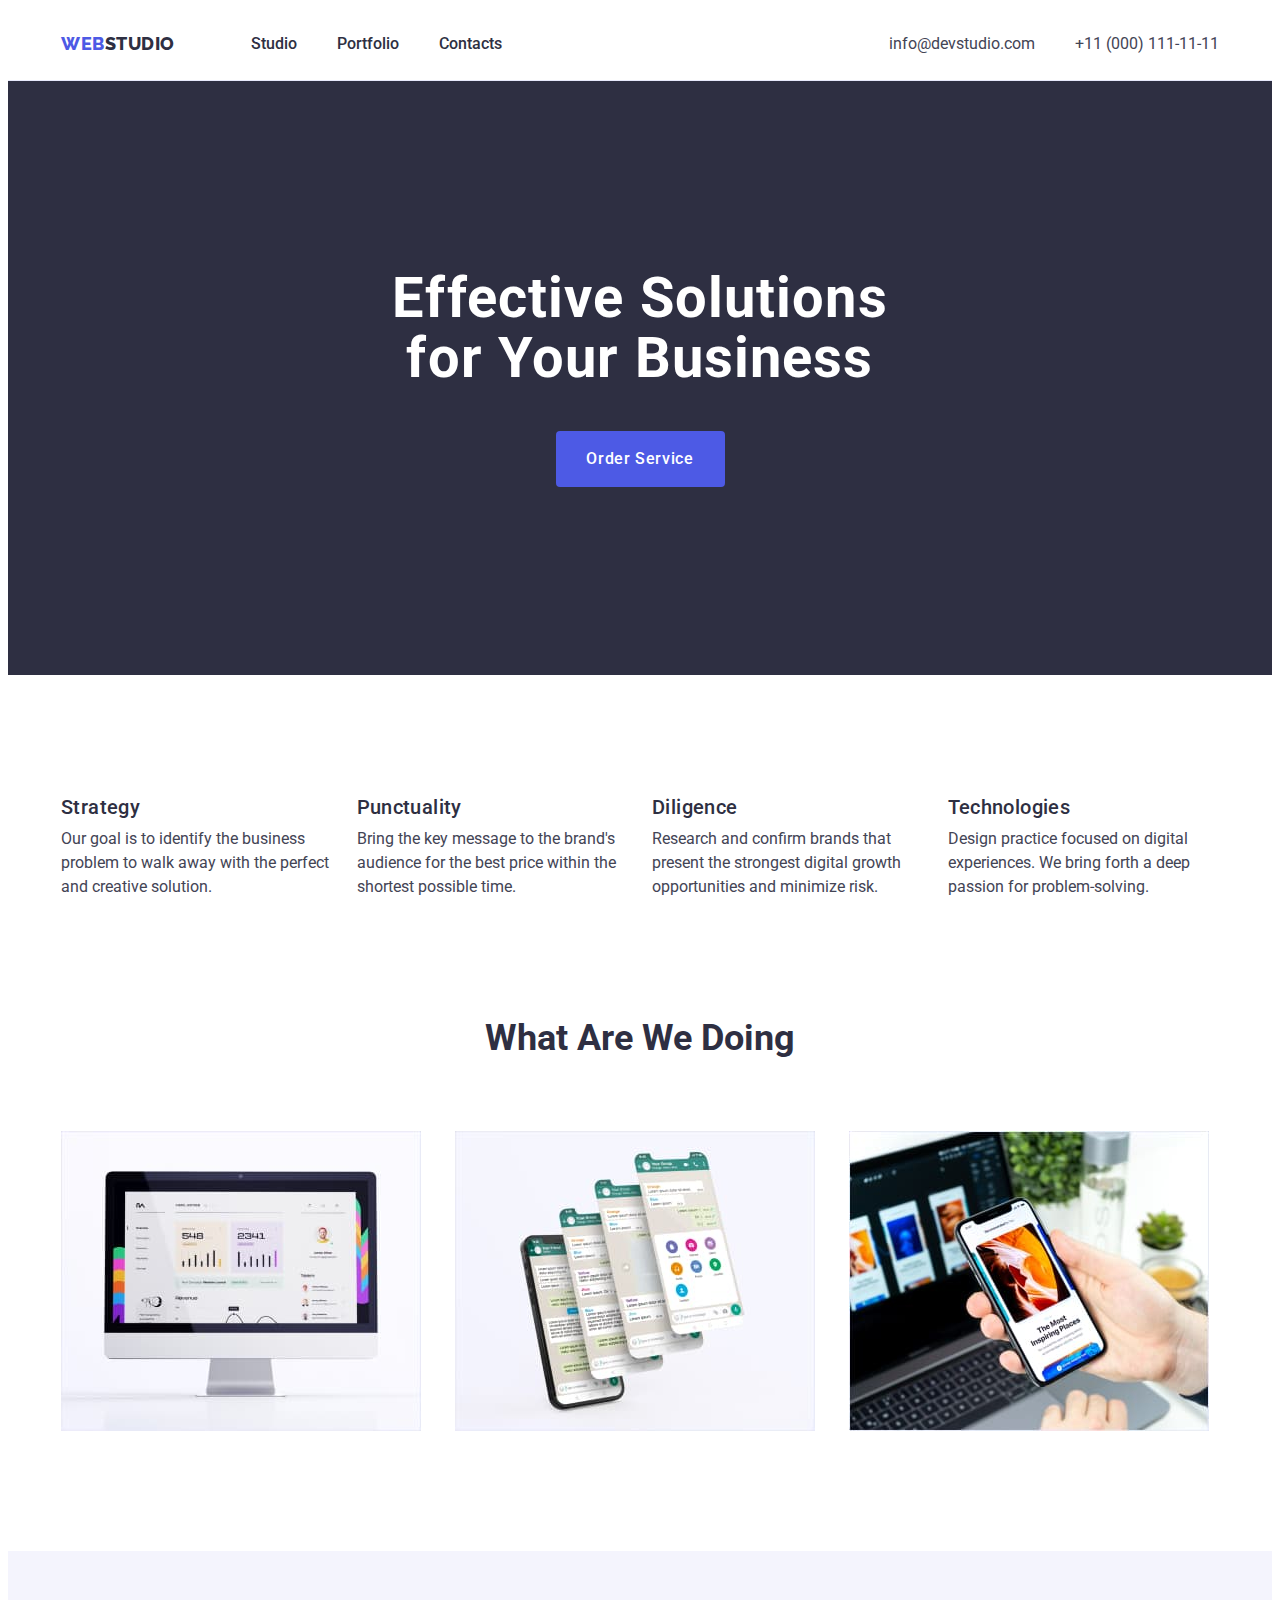
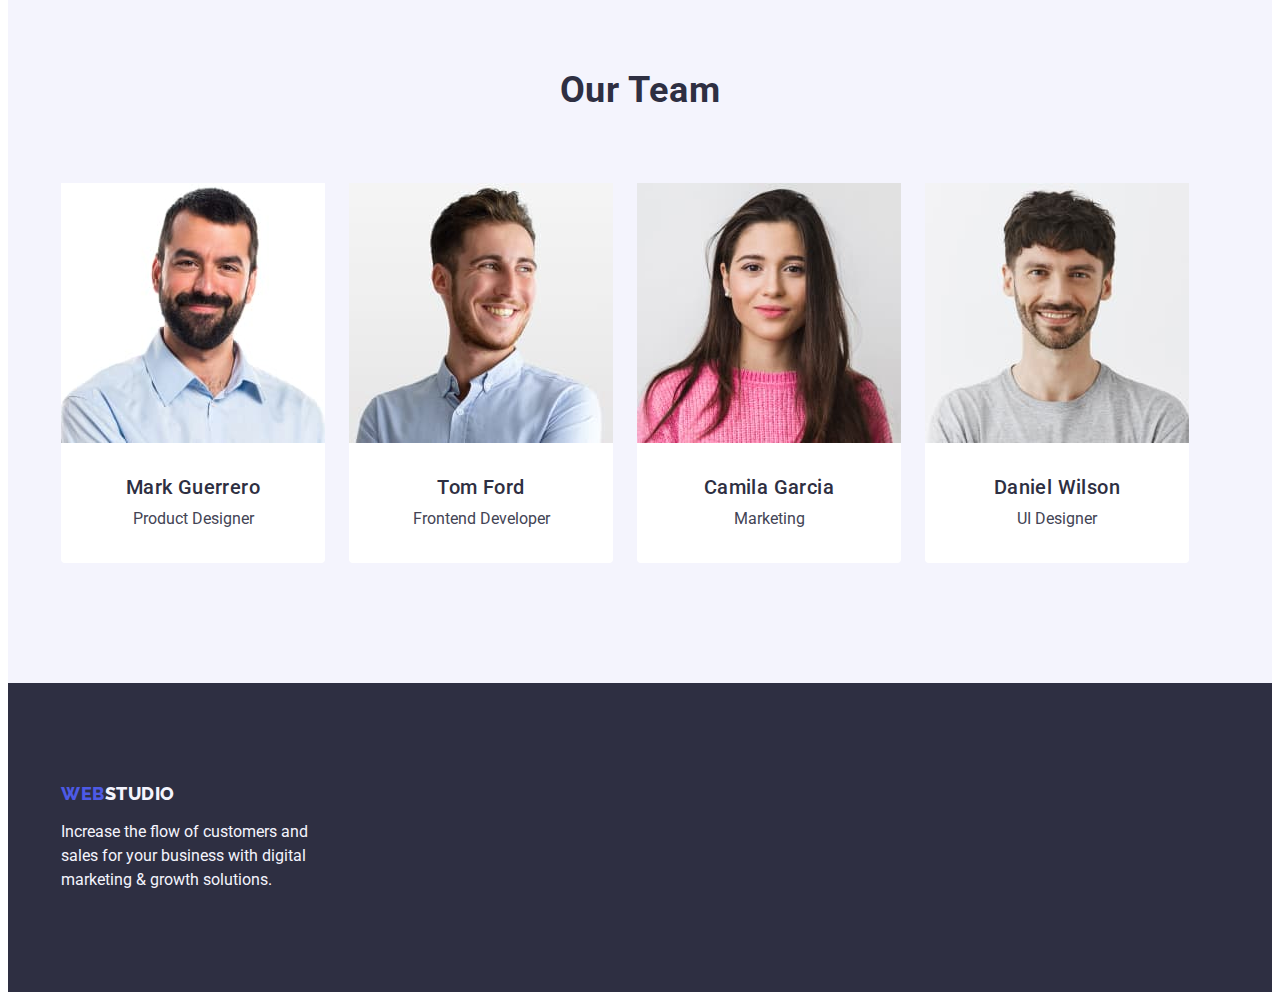
<file: index.html>
<!DOCTYPE html>
<html lang="en">
  <head>
    <meta charset="UTF-8" />
    <meta http-equiv="X-UA-Compatible" content="IE=edge" />
    <meta name="viewport" content="width=device-width, initial-scale=1.0" />
    <link rel="preconnect" href="https://fonts.googleapis.com" />
    <link rel="preconnect" href="https://fonts.gstatic.com" crossorigin />
    <link
      href="https://fonts.googleapis.com/css2?family=Raleway:wght@800&family=Roboto:wght@400;500;700;900&display=swap"
      rel="stylesheet"
    />
    <title>WebStudio</title>
    <link
      rel="stylesheet"
      href="https://cdnjs.cloudflare.com/ajax/libs/modern-normalize/2.0.0/modern-normalize.min.css"
      integrity="sha512-4xo8blKMVCiXpTaLzQSLSw3KFOVPWhm/TRtuPVc4WG6kUgjH6J03IBuG7JZPkcWMxJ5huwaBpOpnwYElP/m6wg=="
      crossorigin="anonymous"
      referrerpolicy="no-referrer"
    />
    <link rel="stylesheet" href="./css/styles.css" />
  </head>
  <body>
    <!-- HEADER -->
    <header class="header">
      <div class="container header-container">
        <nav class="header-navigation">
          <a class="header-logo link" href="./index.html"
            >Web<span class="header-logo-design">Studio</span></a
          >
          <ul class="header-list list">
            <li class="header-menu-item">
              <a class="header-menu-link link" href="./index.html">Studio</a>
            </li>
            <li class="header-menu-item">
              <a class="header-menu-link link" href="./portfolio.html"
                >Portfolio</a
              >
            </li>
            <li class="header-menu-item">
              <a class="header-menu-link link" href="">Contacts </a>
            </li>
          </ul>
        </nav>
        <!-- CONTACTS -->
        <address class="address">
          <ul class="header-contacts-list list">
            <li class="contacts-item">
              <a class="contacts-link link" href="mailto:info@devstudio.com"
                >info@devstudio.com</a
              >
            </li>
            <li class="contacts-item">
              <a class="contacts-link link" href="tel:+110001111111"
                >+11 (000) 111-11-11</a
              >
            </li>
          </ul>
        </address>
      </div>
    </header>
    <!-- MAIN -->
    <main class="main">
      <!-- Section 1 -->
      <section class="hero">
        <div class="container">
          <h1 class="hero-title">Effective Solutions for Your Business</h1>
          <button class="hero-btn" type="button">Order Service</button>
        </div>
      </section>
      <!-- Section 2 -->
      <section class="benefits">
        <div class="container">
          <h2 class="visually-hidden">Benefits</h2>
          <ul class="benefits-list list">
            <li class="benefits-item">
              <h3 class="benefits-title">Strategy</h3>
              <p class="benefits-text">
                Our goal is to identify the business problem to walk away with
                the perfect and creative solution.
              </p>
            </li>
            <li class="benefits-item">
              <h3 class="benefits-title">Punctuality</h3>
              <p class="benefits-text">
                Bring the key message to the brand's audience for the best price
                within the shortest possible time.
              </p>
            </li>
            <li class="benefits-item">
              <h3 class="benefits-title">Diligence</h3>
              <p class="benefits-text">
                Research and confirm brands that present the strongest digital
                growth opportunities and minimize risk.
              </p>
            </li>
            <li class="benefits-item">
              <h3 class="benefits-title">Technologies</h3>
              <p class="benefits-text">
                Design practice focused on digital experiences. We bring forth a
                deep passion for problem-solving.
              </p>
            </li>
          </ul>
        </div>
      </section>
      <!-- Section 3 -->
      <section class="examples">
        <div class="container">
          <h2 class="examples-title">What are we doing</h2>

          <ul class="examples-list list">
            <li class="examples-item">
              <img
                src="./images/computer.jpg"
                alt="the computer"
                width="360"
                height="300"
              />
            </li>
            <li class="examples-item">
              <img
                src="./images/screen.jpg"
                alt="the list of screens"
                width="360"
                height="300"
              />
            </li>
            <li class="examples-item">
              <img
                src="./images/mobile.jpg"
                alt="the mobile phone"
                width="360"
                height="300"
              />
            </li>
          </ul>
        </div>
      </section>
      <!-- Section 4 -->
      <section class="team">
        <div class="container">
          <h2 class="team-title">Our Team</h2>
          <ul class="team-list list">
            <li class="team-item">
              <img
                src="./images/man1.jpg"
                alt="the black bearded man"
                width="264"
                height="260"
              />
              <div class="item-description">
                <h3 class="team-list-title">Mark Guerrero</h3>
                <p class="team-list-text">Product Designer</p>
              </div>
            </li>
            <li class="team-item">
              <img
                src="./images/man2.jpg"
                alt="the man looking aside"
                width="264"
                height="260"
              />
              <div class="item-description">
                <h3 class="team-list-title">Tom Ford</h3>
                <p class="team-list-text">Frontend Developer</p>
              </div>
            </li>
            <li class="team-item">
              <img
                src="./images/woman.jpg"
                alt="the woman wearing pink sweater"
                width="264"
                height="260"
              />
              <div class="item-description">
                <h3 class="team-list-title">Camila Garcia</h3>
                <p class="team-list-text">Marketing</p>
              </div>
            </li>
            <li class="team-item">
              <img
                src="./images/man3.jpg"
                alt="the man wearing grey t-shirt"
                width="264"
                height="260"
              />
              <div class="item-description">
                <h3 class="team-list-title">Daniel Wilson</h3>
                <p class="team-list-text">UI Designer</p>
              </div>
            </li>
          </ul>
        </div>
      </section>
    </main>
    <!-- FOOTER -->
    <footer class="footer">
      <div class="container">
        <a class="footer-logo link" href="./index.html"
          >Web<span class="footer-logo-design">Studio</span></a
        >
        <p class="footer-text">
          Increase the flow of customers and sales for your business with
          digital marketing & growth solutions.
        </p>
      </div>
    </footer>
  </body>
</html>
</file>
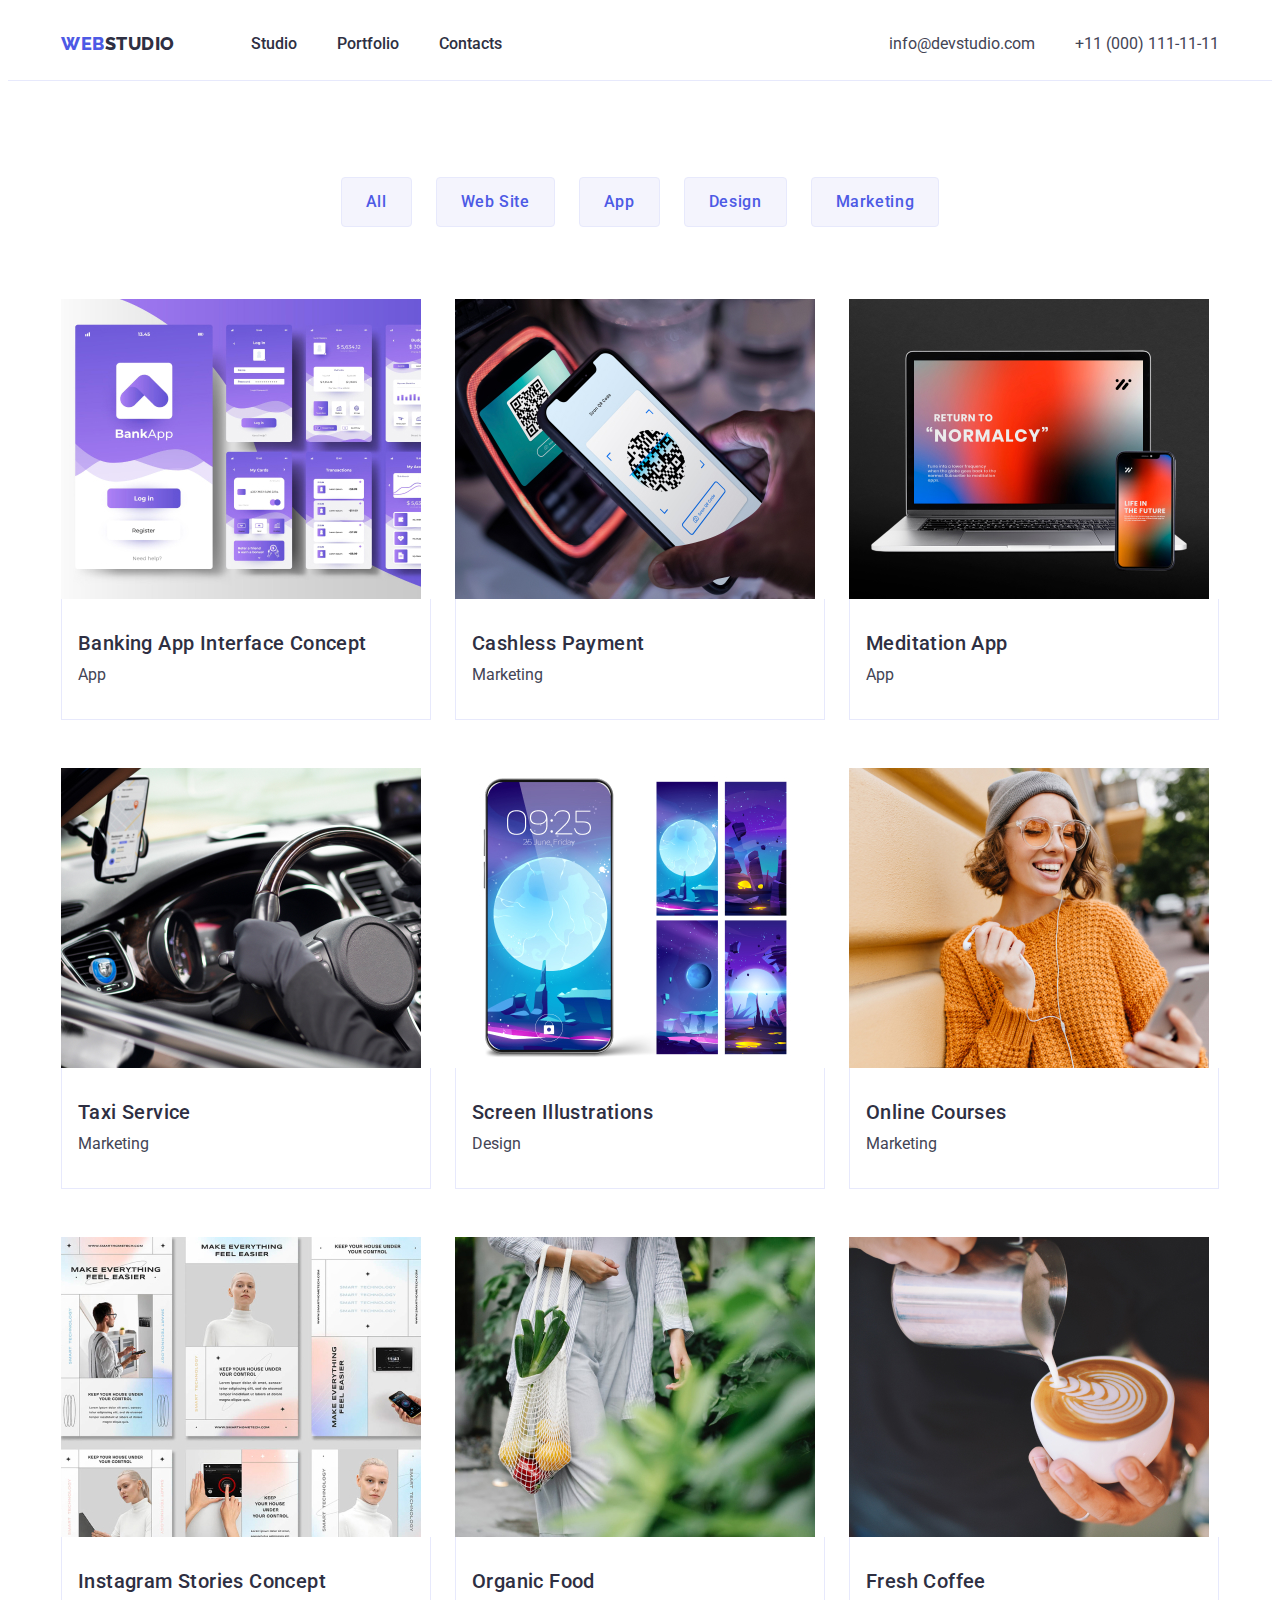
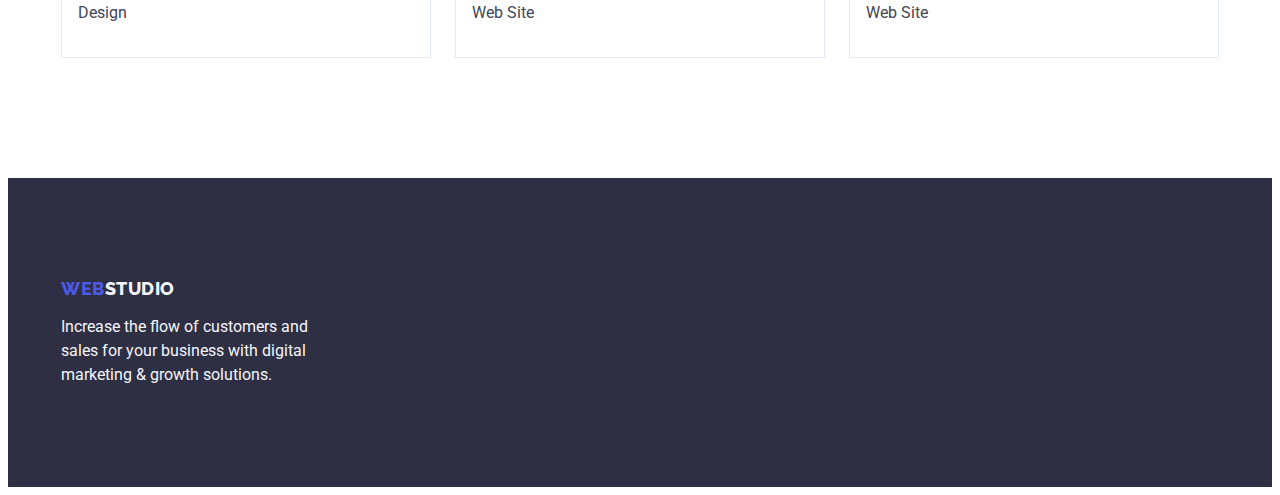
<file: portfolio.html>
<!DOCTYPE html>
<html lang="en">
  <head>
    <meta charset="UTF-8" />
    <meta http-equiv="X-UA-Compatible" content="IE=edge" />
    <meta name="viewport" content="width=device-width, initial-scale=1.0" />
    <link rel="preconnect" href="https://fonts.googleapis.com" />
    <link rel="preconnect" href="https://fonts.gstatic.com" crossorigin />
    <link
      href="https://fonts.googleapis.com/css2?family=Raleway:wght@800&family=Roboto:wght@400;500;700;900&display=swap"
      rel="stylesheet"
    />

    <title>Portfolio</title>
    <link
      rel="stylesheet"
      href="https://cdnjs.cloudflare.com/ajax/libs/modern-normalize/2.0.0/modern-normalize.min.css"
      integrity="sha512-4xo8blKMVCiXpTaLzQSLSw3KFOVPWhm/TRtuPVc4WG6kUgjH6J03IBuG7JZPkcWMxJ5huwaBpOpnwYElP/m6wg=="
      crossorigin="anonymous"
      referrerpolicy="no-referrer"
    />
    <link rel="stylesheet" href="./css/styles.css" />
  </head>
  <body>
    <!-- HEADER -->
    <header class="header">
      <div class="container header-container">
        <nav class="header-navigation">
          <a class="header-logo link" href="./index.html"
            >Web<span class="header-logo-design">Studio</span></a
          >
          <ul class="header-list list">
            <li class="header-menu-item">
              <a class="header-menu-link link" href="./index.html">Studio</a>
            </li>
            <li class="header-menu-item">
              <a class="header-menu-link link" href="./portfolio.html"
                >Portfolio</a
              >
            </li>
            <li class="header-menu-item">
              <a class="header-menu-link link" href="">Contacts </a>
            </li>
          </ul>
        </nav>
        <!-- CONTACTS -->
        <address class="address">
          <ul class="header-contacts-list list">
            <li class="contacts-item">
              <a class="contacts-link link" href="mailto:info@devstudio.com"
                >info@devstudio.com</a
              >
            </li>
            <li class="contacts-item">
              <a class="contacts-link link" href="tel:+110001111111"
                >+11 (000) 111-11-11</a
              >
            </li>
          </ul>
        </address>
      </div>
    </header>
    <!-- MAIN -->
    <main>
      <section class="portfolio-section">
        <div class="container">
          <h1 class="visually-hidden">Portfolio</h1>

          <ul class="main-list list">
            <li class="main-item">
              <button class="main-btn" type="button">All</button>
            </li>
            <li class="main-item">
              <button class="main-btn" type="button">Web Site</button>
            </li>
            <li class="main-item">
              <button class="main-btn" type="button">App</button>
            </li>
            <li class="main-item">
              <button class="main-btn" type="button">Design</button>
            </li>
            <li class="main-item">
              <button class="main-btn" type="button">Marketing</button>
            </li>
          </ul>

          <ul class="categories-list list">
            <li class="categories-item">
              <a class="categories-link link" href="">
                <img
                  src="./images/card1.jpg"
                  alt="banking app interface"
                  width="360"
                  height="300"
                />
                <div class="categories-info-container">
                  <h2 class="categories-title">
                    Banking App Interface Concept
                  </h2>
                  <p class="categories-text">App</p>
                </div>
              </a>
            </li>
            <li class="categories-item">
              <a class="categories-link link" href="">
                <img
                  src="./images/card2.jpg"
                  alt="cashless payment"
                  width="360"
                  height="300"
                />
                <div class="categories-info-container">
                  <h2 class="categories-title">Cashless Payment</h2>
                  <p class="categories-text">Marketing</p>
                </div>
              </a>
            </li>
            <li class="categories-item">
              <a class="categories-link link" href="">
                <img
                  src="./images/card3.jpg"
                  alt="laptop and smartphone"
                  width="360"
                  height="300"
                />
                <div class="categories-info-container">
                  <h2 class="categories-title">Meditation App</h2>
                  <p class="categories-text">App</p>
                </div>
              </a>
            </li>
            <li class="categories-item">
              <a class="categories-link link" href="">
                <img
                  src="./images/card4.jpg"
                  alt="driver"
                  width="360"
                  height="300"
                />
                <div class="categories-info-container">
                  <h2 class="categories-title">Taxi Service</h2>
                  <p class="categories-text">Marketing</p>
                </div>
              </a>
            </li>
            <li class="categories-item">
              <a class="categories-link link" href="">
                <img
                  src="./images/card5.jpg"
                  alt="screen illustrations"
                  width="360"
                  height="300"
                />
                <div class="categories-info-container">
                  <h2 class="categories-title">Screen Illustrations</h2>
                  <p class="categories-text">Design</p>
                </div>
              </a>
            </li>
            <li class="categories-item">
              <a class="categories-link link" href="">
                <img
                  src="./images/card6.jpg"
                  alt="smiling woman"
                  width="360"
                  height="300"
                />
                <div class="categories-info-container">
                  <h2 class="categories-title">Online Courses</h2>
                  <p class="categories-text">Marketing</p>
                </div>
              </a>
            </li>
            <li class="categories-item">
              <a class="categories-link link" href="">
                <img
                  src="./images/card7.jpg"
                  alt="layouts of instagram stories"
                  width="360"
                  height="300"
                />
                <div class="categories-info-container">
                  <h2 class="categories-title">Instagram Stories Concept</h2>
                  <p class="categories-text">Design</p>
                </div>
              </a>
            </li>
            <li class="categories-item">
              <a class="categories-link link" href="">
                <img
                  src="./images/card8.jpg"
                  alt="eco-bag filled with fruits"
                  width="360"
                  height="300"
                />
                <div class="categories-info-container">
                  <h2 class="categories-title">Organic Food</h2>
                  <p class="categories-text">Web Site</p>
                </div>
              </a>
            </li>
            <li class="categories-item">
              <a class="categories-link link" href="">
                <img
                  src="./images/card9.jpg"
                  alt="barista making coffee"
                  width="360"
                  height="300"
                />
                <div class="categories-info-container">
                  <h2 class="categories-title">Fresh Coffee</h2>
                  <p class="categories-text">Web Site</p>
                </div>
              </a>
            </li>
          </ul>
        </div>
      </section>
    </main>
    <!-- FOOTER -->
    <footer class="footer">
      <div class="container">
        <a class="footer-logo link" href="./index.html"
          >Web<span class="footer-logo-design">Studio</span></a
        >
        <p class="footer-text">
          Increase the flow of customers and sales for your business with
          digital marketing & growth solutions.
        </p>
      </div>
    </footer>
  </body>
</html>
</file>
<file: css/styles.css>
:root {
  --main-text-color: #434455;
  --main-logo-color: #4d5ae5;
  --secondary-logo-header: #2e2f42;
  --contacts-color: #434455;
  --white-for-project: #ffffff;
  --hero-background-color: #2e2f42;
  --hero-button-background: #4d5ae5;
  --hover-color: #404bbf;
  --title-color: #2e2f42;
  --team-background-color: #f4f4fd;
  --footer-background-color: #2e2f42;
  --categories-text-color: #434455;
  --footer-logo-color: #4d5ae5;
  --secondary-logo-footer: #f4f4fd;
  --footer-text: #f4f4fd;
  --main-button-background: #f4f4fd;
  --main-button-text: #4d5ae5;
  --second-title-size: 36px;
  --second-title-height: 1.11;
  --second-title-transform: capitalize;
  --third-title-weight: 500;
  --third-title-size: 20px;
  --third-title-height: 1.2;
}

body {
  font-family: Roboto, sans-serif;
  font-size: 16px;
  line-height: 1.5;
  color: var(--main-text-color);
  background-color: var(--white-for-project);
}

p,
h1,
h2,
h3,
h4,
h5,
h6 {
  margin-top: 0;
  margin-bottom: 0;
}

ul {
  margin-top: 0;
  margin-bottom: 0;
  padding-left: 0;
}

img {
  display: block;
}

.link {
  text-decoration: none;
}

.list {
  list-style-type: none;
}

.container {
  width: 100%;
  max-width: 1158px;
  padding-right: 15px;
  padding-left: 15px;
  margin: 0 auto;
}
/* HEADER */
.header {
  border-bottom: 1px solid #e7e9fc;
}

.header-container {
  display: flex;
  align-items: center;
}

.header-logo {
  font-family: "Raleway", sans-serif;
  font-weight: 800;
  font-size: 18px;
  line-height: 1.17;
  letter-spacing: 0.03em;
  text-transform: uppercase;
  color: var(--main-logo-color);
  display: inline-block;
  margin-right: 76px;
}

.link .header-logo-design {
  color: var(--secondary-logo-header);
}

.header-list {
  display: flex;
  gap: 40px;
}

.header-menu-link {
  font-weight: 500;
  line-height: 1.5;
  color: var(--title-color);
  padding: 24px 0;
}

.header-menu-link:hover,
.header-menu-link:focus {
  color: var(--hover-color);
}

.header-navigation {
  display: flex;
  align-items: center;
}

/* CONTACTS */
.header-contacts-list {
  display: flex;
  gap: 40px;
}

.address {
  font-style: normal;
  padding-top: 24px;
  padding-bottom: 24px;
  margin-left: auto;
}

.contacts-link {
  color: var(--contacts-color);
}

.contacts-link:hover,
.contacts-link:focus {
  color: var(--hover-color);
}
/* HERO */
.hero {
  background-color: var(--hero-background-color);
  padding-top: 188px;
  padding-bottom: 188px;
}

.hero-title {
  font-size: 56px;
  line-height: 1.07;
  letter-spacing: 0.02em;
  text-align: center;
  color: var(--white-for-project);
  max-width: 496px;
  margin-bottom: 42px;
  margin-left: auto;
  margin-right: auto;
}

.hero-btn {
  font-family: "Roboto", sans-serif;
  font-size: 16px;
  line-height: 1.5;
  font-weight: 500;
  letter-spacing: 0.04em;
  color: var(--white-for-project);
  background-color: var(--hero-button-background);
  cursor: pointer;
  display: block;
  min-width: 169px;
  height: 56px;
  border: none;
  border-radius: 4px;
  margin: 0 auto;
}

.hero-btn:hover,
.hero-btn:focus {
  background-color: var(--hover-color);
}

/* BENEFITS */
.benefits-title {
  font-weight: var(--third-title-weight);
  font-size: var(--third-title-size);
  line-height: var(--third-title-height);
  letter-spacing: 0.02em;
  color: var(--title-color);
  margin-bottom: 8px;
}

.benefits {
  padding-top: 120px;
  padding-bottom: 120px;
}

.benefits-list {
  display: flex;
  gap: 24px;
}

.benefits-item {
  width: calc((100% - 72px) / 4);
}

.visually-hidden {
  position: absolute;
  width: 1px;
  height: 1px;
  margin: -1px;
  border: 0;
  padding: 0;
  white-space: nowrap;
  clip-path: inset(100%);
  clip: rect(0 0 0 0);
  overflow: hidden;
}

/* EXAMPLES */
.examples {
  padding-bottom: 120px;
}

.examples-title {
  font-size: var(--second-title-size);
  line-height: var(--second-title-height);
  text-transform: var(--second-title-transform);
  text-align: center;
  margin-bottom: 72px;
  color: var(--title-color);
}

.examples-list {
  display: flex;
  gap: 24px;
}

.examples-item {
  width: calc((100% - 24px * 2) / 3);
}

/* TEAM */
.team {
  background-color: var(--team-background-color);
  padding-top: 120px;
  padding-bottom: 120px;
}

.team-title {
  font-size: var(--second-title-size);
  line-height: var(--second-title-height);
  letter-spacing: 0.02em;
  text-transform: var(--second-title-transform);
  text-align: center;
  color: var(--title-color);
  margin-bottom: 72px;
}

.team-list {
  display: flex;
  gap: 24px;
}

.team-item {
  background-color: var(--white-for-project);
  border-radius: 0px 0px 4px 4px;
}

.team-list-title {
  font-weight: var(--third-title-weight);
  font-size: var(--third-title-size);
  line-height: var(--third-title-height);
  letter-spacing: 0.02em;
  text-align: center;
  color: var(--title-color);
  margin-bottom: 8px;
}

.team-list-text {
  text-align: center;
}

.item-description {
  padding: 32px 16px;
}

/* FOOTER */
.footer {
  background-color: var(--footer-background-color);
  padding-top: 100px;
  padding-bottom: 100px;
}

.footer-logo {
  font-family: "Raleway", sans-serif;
  font-weight: 800;
  font-size: 18px;
  line-height: 1.17;
  letter-spacing: 0.03em;
  text-transform: uppercase;
  color: var(--footer-logo-color);
  display: inline-block;
  margin-bottom: 16px;
}

.footer-logo-design {
  color: var(--secondary-logo-footer);
}

.footer-text {
  color: var(--footer-text);
  max-width: 264px;
}

/** ------------------PORTFOLIO----------------- */
.portfolio-section {
  padding-top: 96px;
  padding-bottom: 120px;
}
/* MAIN */
.main-list {
  display: flex;
  gap: 24px;
  justify-content: center;
  margin-bottom: 72px;
}
.main-btn {
  font-family: "Roboto", sans-serif;
  font-weight: var(--third-title-weight);
  font-size: 16px;
  line-height: 1.5;
  letter-spacing: 0.04em;
  text-align: center;
  background-color: var(--main-button-background);
  color: var(--main-button-text);
  cursor: pointer;
  padding: 12px 24px;
  border-radius: 4px;
  border: 1px solid #e7e9fc;
}

.main-btn:hover,
.main-btn:focus {
  color: var(--white-for-project);
  background-color: var(--hover-color);
  border: 1px solid transparent;
}
/* CATEGORIES */
.categories-title {
  font-weight: 500;
  font-size: 20px;
  line-height: 1.2;
  letter-spacing: 0.02em;
  color: var(--title-color);
  margin-bottom: 8px;
}
.categories-text {
  color: var(--categories-text-color);
}

.categories-list {
  display: flex;
  flex-wrap: wrap;
  gap: 48px 24px;
}

.categories-item {
  width: calc((100% - 24px * 2) / 3);
  background-color: var(--white-for-project);
}

.categories-info-container {
  border: 1px solid #e7e9fc;
  border-top: none;
  padding: 32px 16px;
}
</file>
